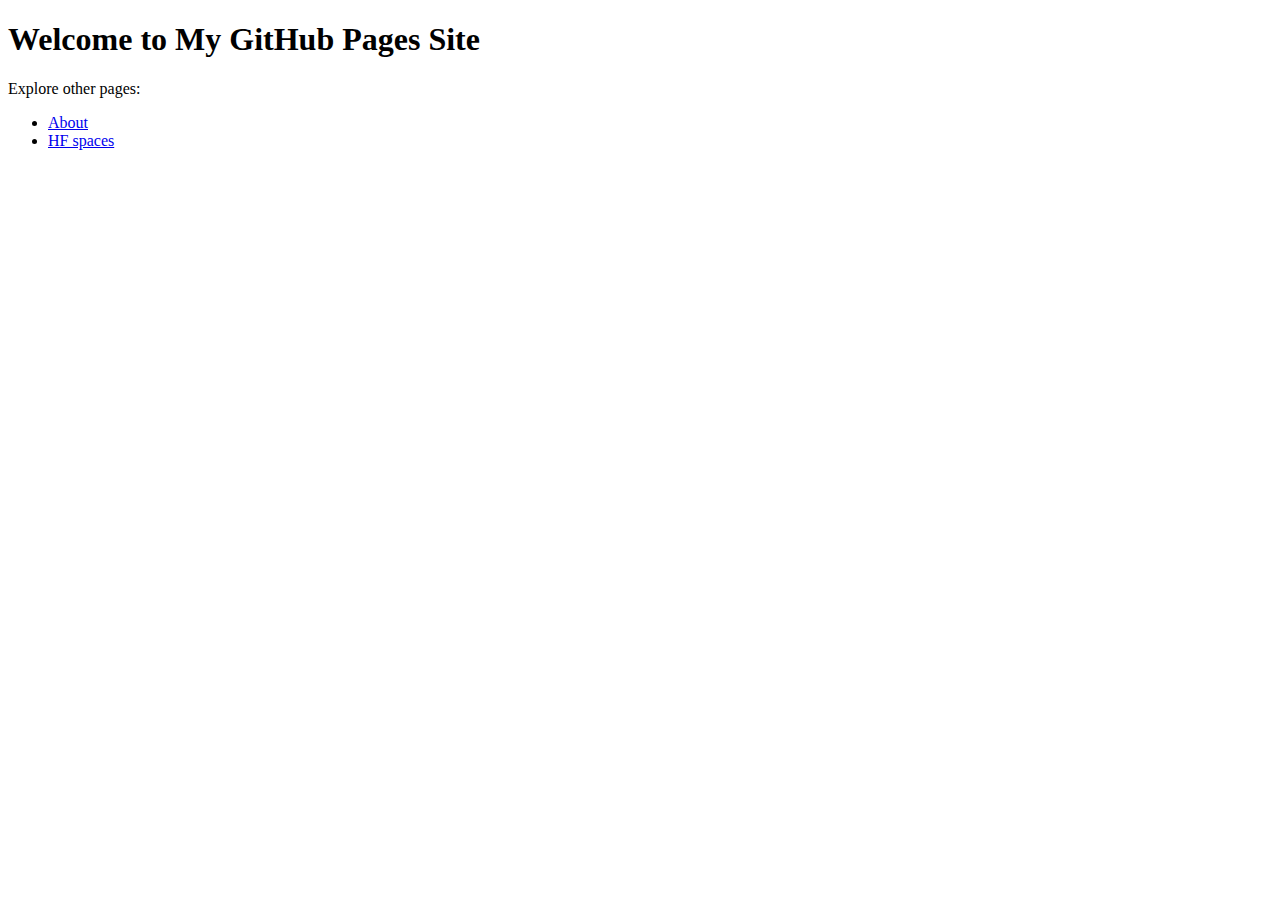
<file: index.html>
<!DOCTYPE html>
<html lang="en">
<head>
    <meta charset="UTF-8">
    <meta name="viewport" content="width=device-width, initial-scale=1.0">
    <title>My GitHub Pages Site</title>
</head>
<body>
    <h1>Welcome to My GitHub Pages Site</h1>
    
    <p>Explore other pages:</p>
    <ul>
        <li><a href="pages/about.html">About</a></li>
	<li><a href="hugging-face-space/space.html">HF spaces</a></li>
    </ul>
</body>
</html>
</file>
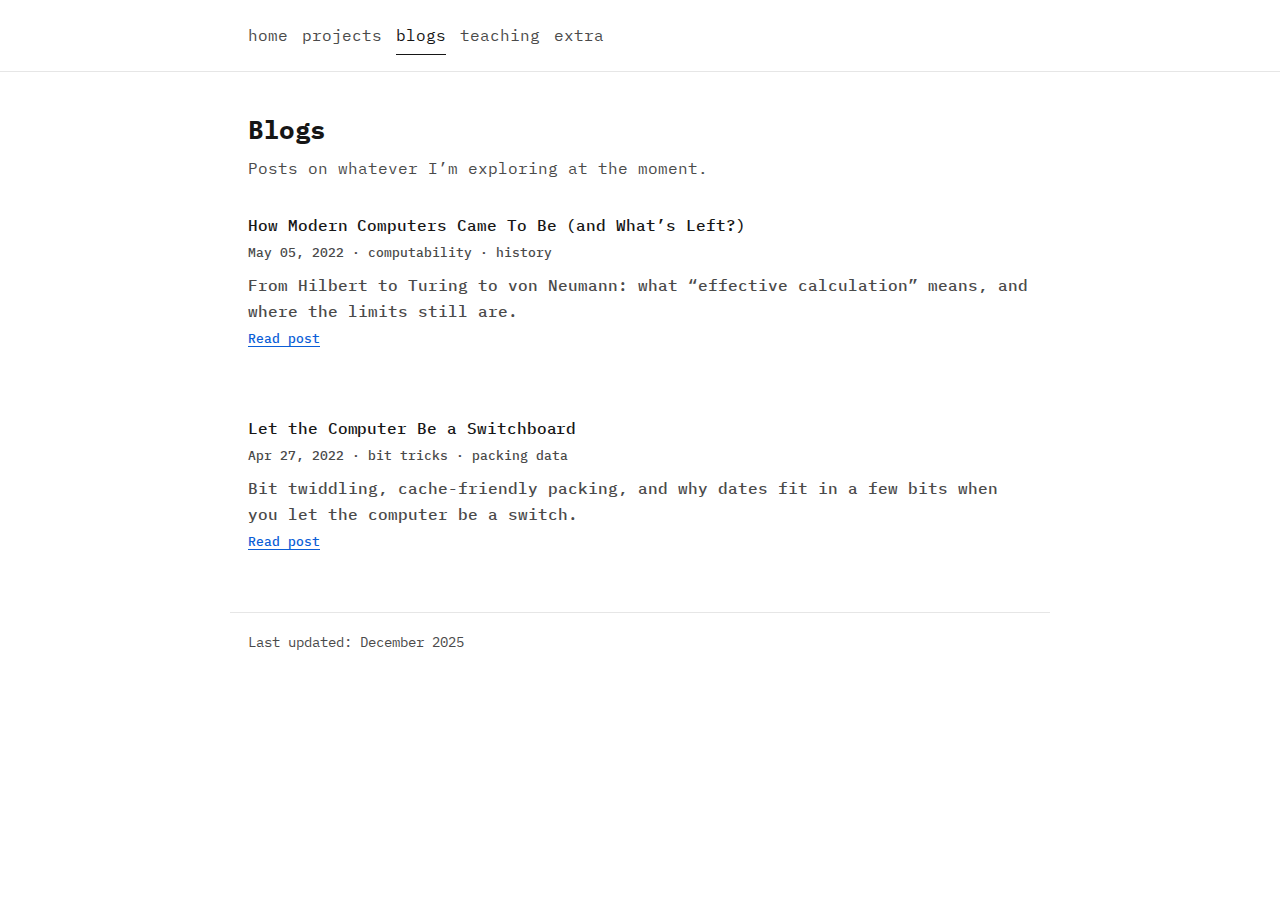
<file: blogs/index.html>
<!DOCTYPE html>
<html lang="en">
<head>
    <meta charset="UTF-8">
    <meta name="viewport" content="width=device-width, initial-scale=1.0">
    <title>Blogs - Manoj Khatri</title>
    <link rel="stylesheet" href="/assets/css/style.css">
</head>
<body>
    <div id="site-header"></div>

    <main>
        <h1 class="page-title">Blogs</h1>
        <p class="page-intro">Posts on whatever I’m exploring at the moment.</p>

        <div class="list">
            <div class="list-item">
                <h3>How Modern Computers Came To Be (and What’s Left?)</h3>
                <div class="meta">May 05, 2022 · computability · history</div>
                <p>From Hilbert to Turing to von Neumann: what “effective calculation” means, and where the limits still are.</p>
                <div><a class="link" href="/blogs/modern-computers-and-whats-left.html">Read post</a></div>
            </div>
            <div class="list-item">
                <h3>Let the Computer Be a Switchboard</h3>
                <div class="meta">Apr 27, 2022 · bit tricks · packing data</div>
                <p>Bit twiddling, cache-friendly packing, and why dates fit in a few bits when you let the computer be a switch.</p>
                <div><a class="link" href="/blogs/switchboard-bit-packing.html">Read post</a></div>
            </div>
        </div>
    </main>

    <div id="site-footer"></div>
    <script src="/assets/js/layout.js"></script>
</body>
</html>
</file>
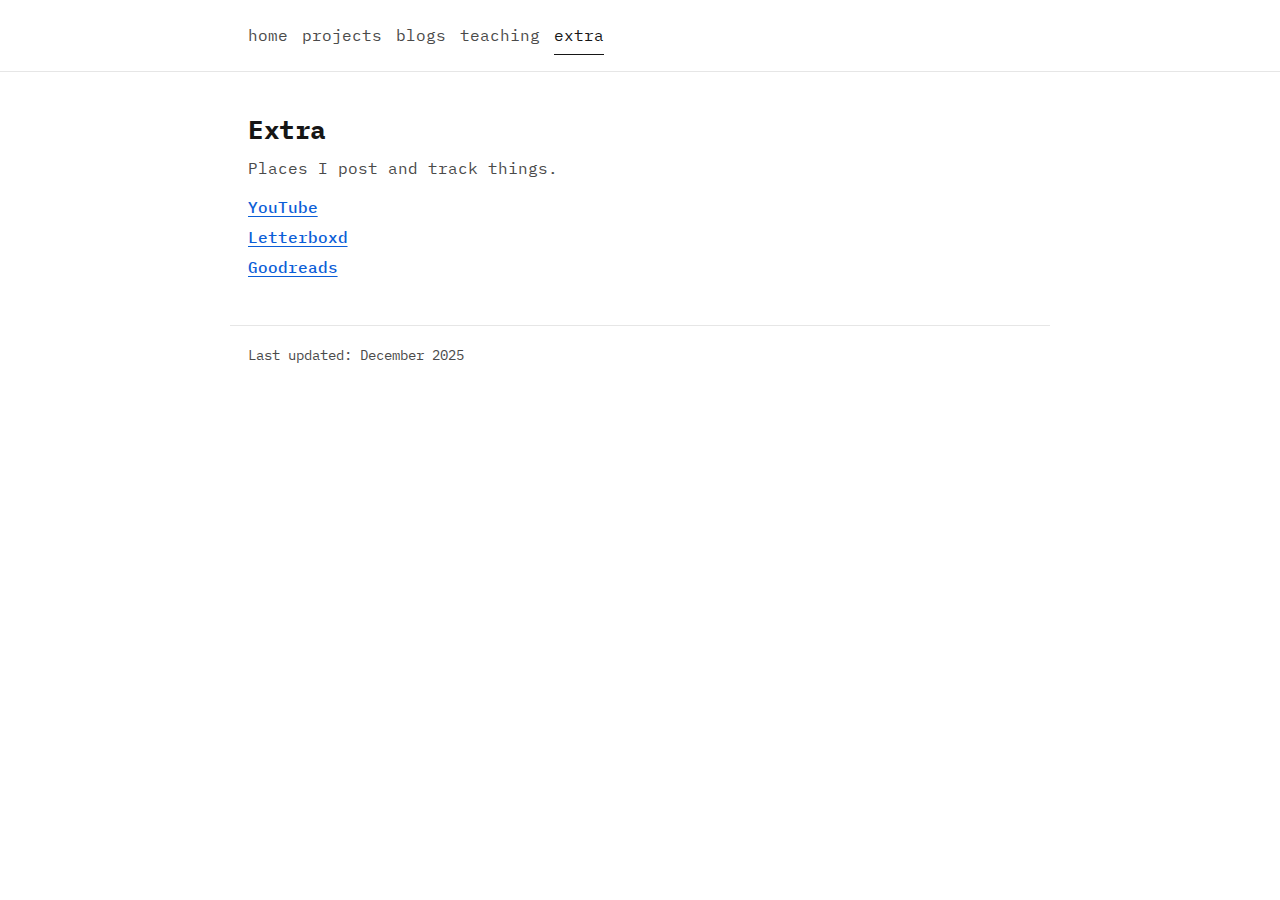
<file: extra/index.html>
<!DOCTYPE html>
<html lang="en">
<head>
    <meta charset="UTF-8">
    <meta name="viewport" content="width=device-width, initial-scale=1.0">
    <title>Extra - Manoj Khatri</title>
    <link rel="stylesheet" href="/assets/css/style.css">
</head>
<body>
    <div id="site-header"></div>

    <main>
        <h1 class="page-title">Extra</h1>
        <p class="page-intro">Places I post and track things.</p>

        <div class="list dense-list">
            <div class="list-item">
                <h3><a class="link" href="https://www.youtube.com/@manojkhatri6537/videos" target="_blank" rel="noopener">YouTube</a></h3>
            </div>
            <div class="list-item">
                <h3><a class="link" href="https://letterboxd.com/mnjkhtri" target="_blank" rel="noopener">Letterboxd</a></h3>
            </div>
            <div class="list-item">
                <h3><a class="link" href="https://www.goodreads.com/mnjkhtri" target="_blank" rel="noopener">Goodreads</a></h3>
            </div>
        </div>
    </main>

    <div id="site-footer"></div>
    <script src="/assets/js/layout.js"></script>
</body>
</html>
</file>
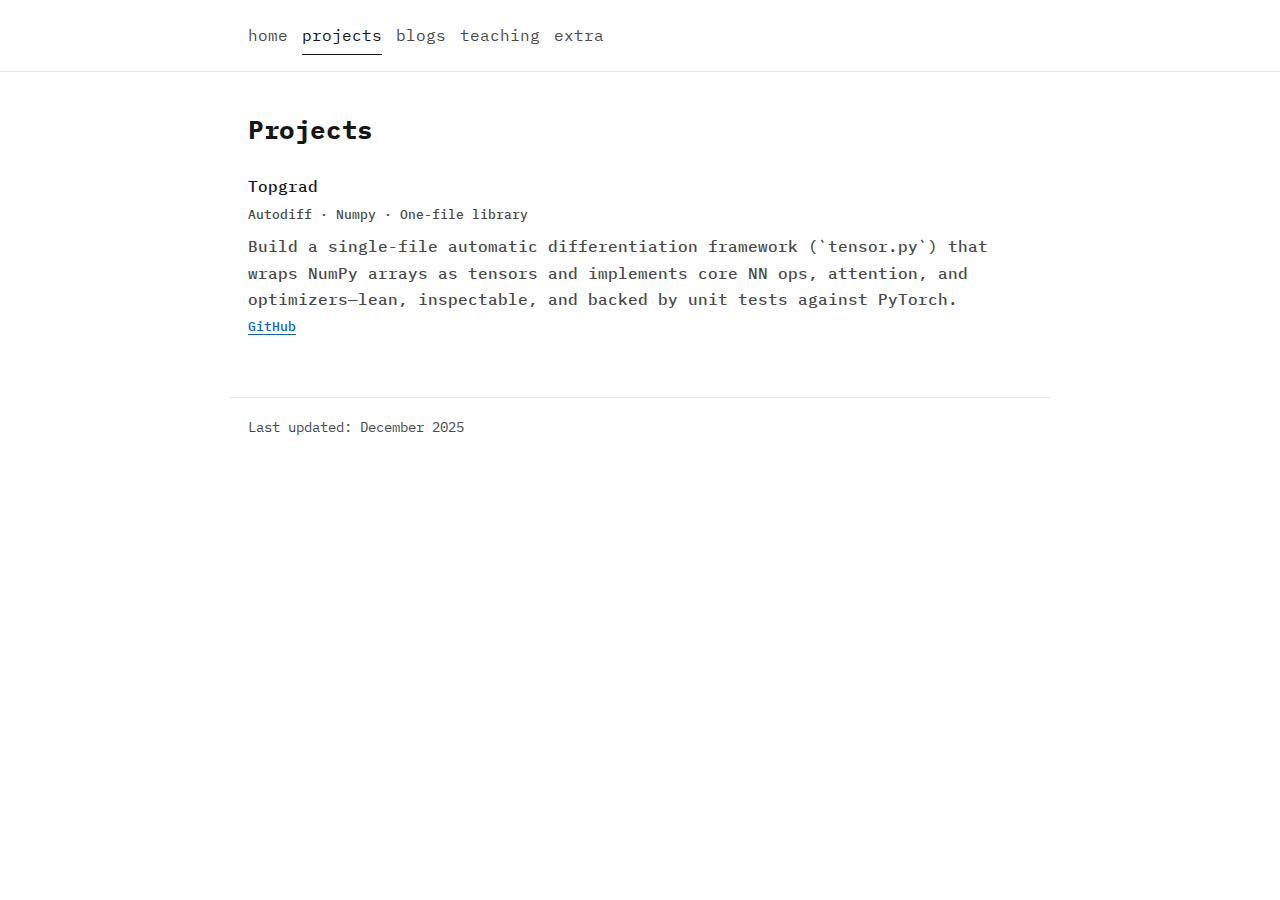
<file: projects/index.html>
<!DOCTYPE html>
<html lang="en">
<head>
    <meta charset="UTF-8">
    <meta name="viewport" content="width=device-width, initial-scale=1.0">
    <title>Projects - Manoj Khatri</title>
    <link rel="stylesheet" href="/assets/css/style.css">
</head>
<body>
    <div id="site-header"></div>

    <main>
        <h1 class="page-title">Projects</h1>
        <div class="list">
            <div class="list-item">
                <h3>Topgrad</h3>
                <div class="meta">Autodiff · Numpy · One-file library</div>
                <p>Build a single-file automatic differentiation framework (`tensor.py`) that wraps NumPy arrays as tensors and implements core NN ops, attention, and optimizers—lean, inspectable, and backed by unit tests against PyTorch.</p>
                <div><a class="link" href="https://github.com/mnjkhtri/topgrad" target="_blank" rel="noopener">GitHub</a></div>
            </div>
        </div>
    </main>

    <div id="site-footer"></div>
    <script src="/assets/js/layout.js"></script>
</body>
</html>
</file>
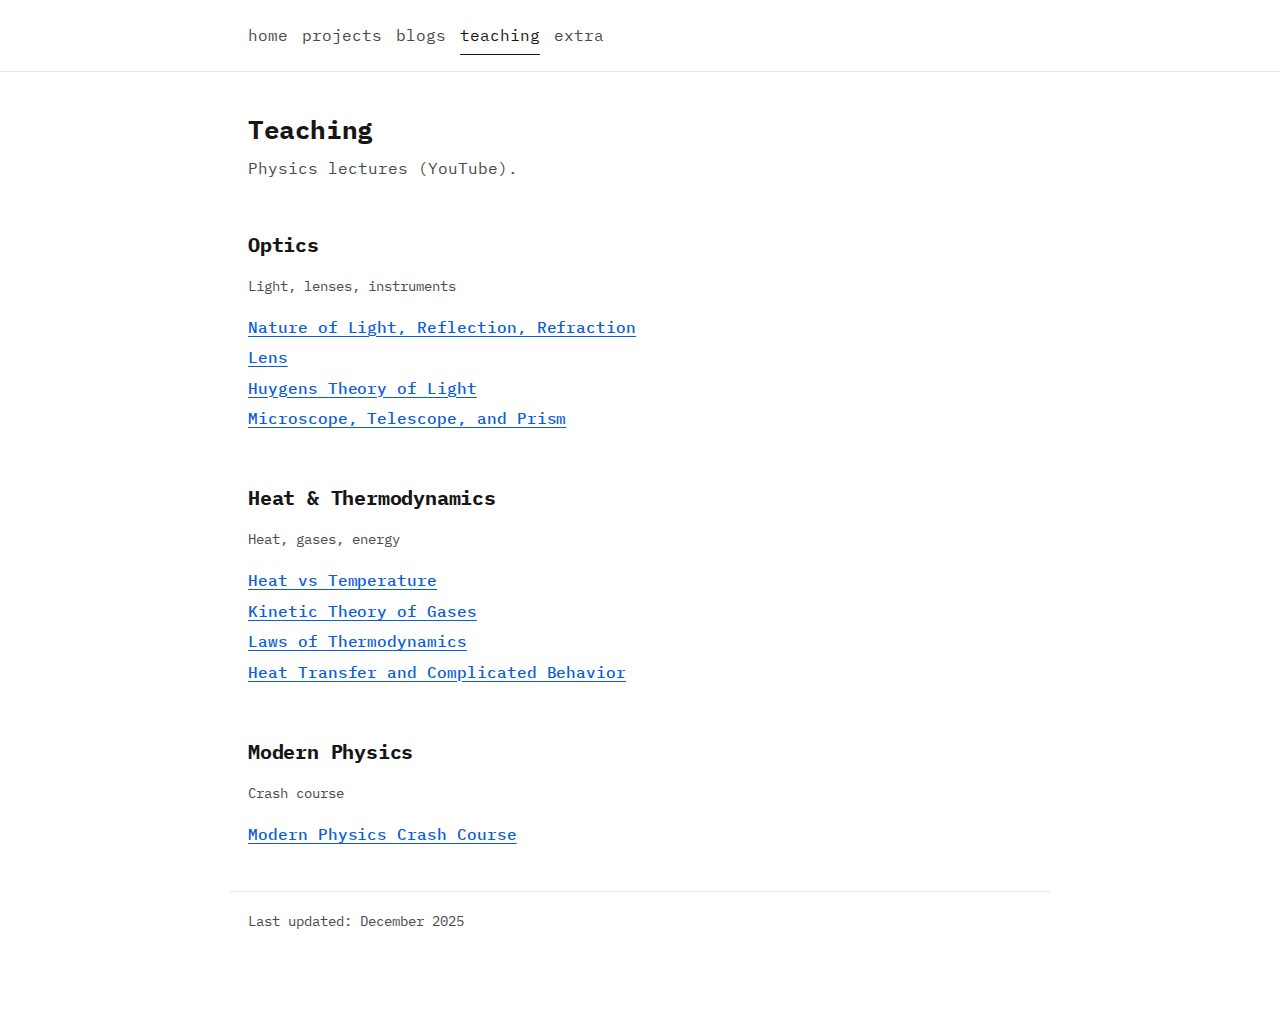
<file: teaching/index.html>
<!DOCTYPE html>
<html lang="en">
<head>
    <meta charset="UTF-8">
    <meta name="viewport" content="width=device-width, initial-scale=1.0">
    <title>Teaching - Manoj Khatri</title>
    <link rel="stylesheet" href="/assets/css/style.css">
</head>
<body>
    <div id="site-header"></div>

    <main>
        <h1 class="page-title">Teaching</h1>
        <p class="page-intro">Physics lectures (YouTube).</p>

        <div class="section-heading">
            <h2>Optics</h2>
            <span>Light, lenses, instruments</span>
        </div>
        <div class="list dense-list">
            <div class="list-item">
                <h3><a class="link" href="https://youtu.be/mzr6cSSmI2c?si=n8LGk-IRYvlNCKhn" target="_blank" rel="noopener">Nature of Light, Reflection, Refraction</a></h3>
            </div>
            <div class="list-item">
                <h3><a class="link" href="https://youtu.be/iqpx6egRzHQ?si=GVM8B4gdmuYcB38V" target="_blank" rel="noopener">Lens</a></h3>
            </div>
            <div class="list-item">
                <h3><a class="link" href="https://youtu.be/kmV4pVzYDAY?si=TwpfckOmRUlaixbG" target="_blank" rel="noopener">Huygens Theory of Light</a></h3>
            </div>
            <div class="list-item">
                <h3><a class="link" href="https://youtu.be/EbVZ9qKUOLI?si=6d2Rd-Uabrr3fXqz" target="_blank" rel="noopener">Microscope, Telescope, and Prism</a></h3>
            </div>
        </div>

        <div class="section-heading">
            <h2>Heat &amp; Thermodynamics</h2>
            <span>Heat, gases, energy</span>
        </div>
        <div class="list dense-list">
            <div class="list-item">
                <h3><a class="link" href="https://youtu.be/yDmIONjWhx0?si=RNfl61uUn8w6tbPb" target="_blank" rel="noopener">Heat vs Temperature</a></h3>
            </div>
            <div class="list-item">
                <h3><a class="link" href="https://youtu.be/uI5ivAyBJ-g?si=9-xA-rGPe5bS95gi" target="_blank" rel="noopener">Kinetic Theory of Gases</a></h3>
            </div>
            <div class="list-item">
                <h3><a class="link" href="https://youtu.be/frb79wWaXxk?si=JGLMBVjIKjagZguO" target="_blank" rel="noopener">Laws of Thermodynamics</a></h3>
            </div>
            <div class="list-item">
                <h3><a class="link" href="https://youtu.be/FUWVIVTrwGI?si=I_q9Cs0fmbQ7HzC3" target="_blank" rel="noopener">Heat Transfer and Complicated Behavior</a></h3>
            </div>
        </div>

        <div class="section-heading">
            <h2>Modern Physics</h2>
            <span>Crash course</span>
        </div>
        <div class="list dense-list">
            <div class="list-item">
                <h3><a class="link" href="https://youtu.be/_5qPewC08Vw?si=mXwiSsLlxIrdBuKK" target="_blank" rel="noopener">Modern Physics Crash Course</a></h3>
            </div>
        </div>
    </main>

    <div id="site-footer"></div>
    <script src="/assets/js/layout.js"></script>
</body>
</html>
</file>
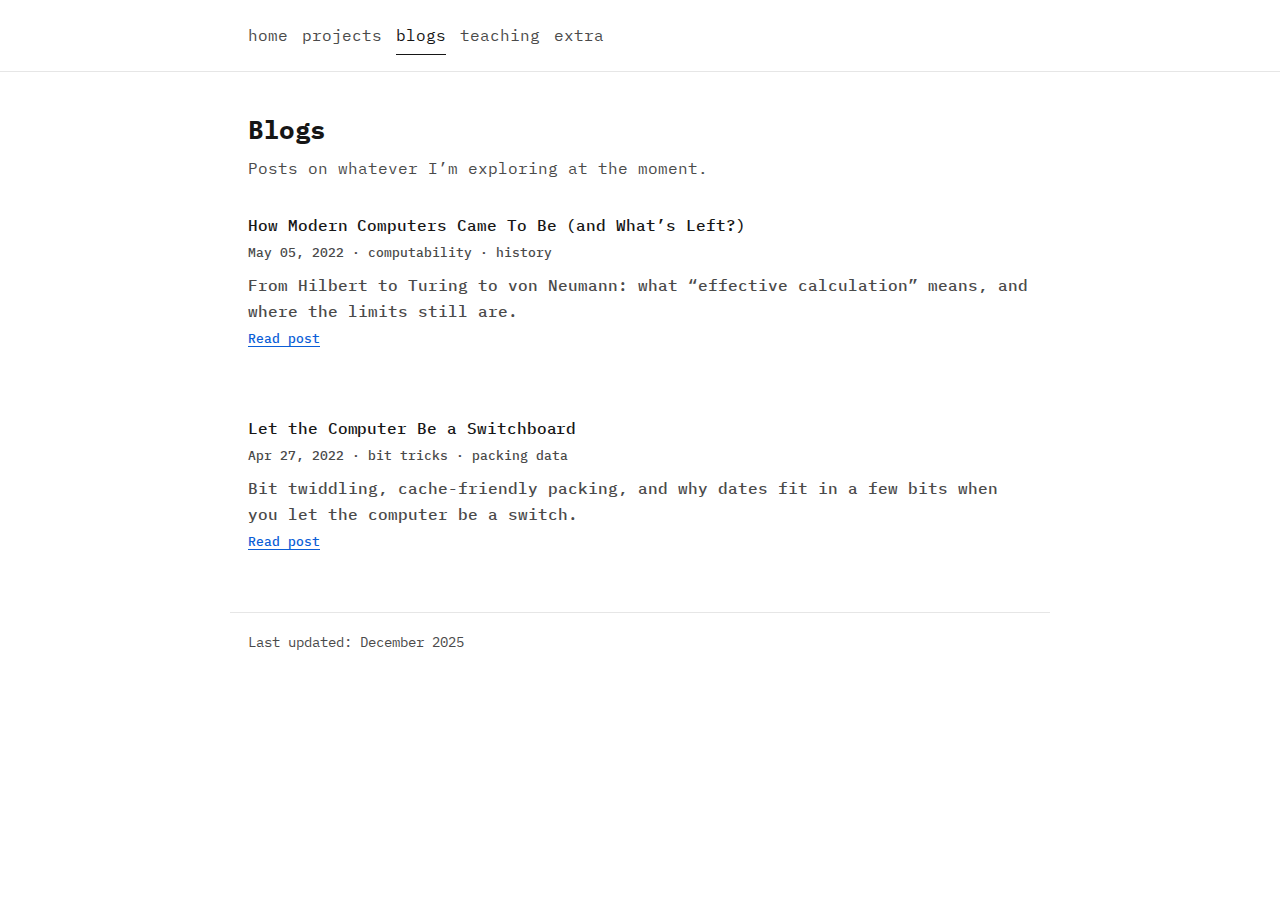
<file: blogs.html>
<!DOCTYPE html>
<html lang="en">
<head>
    <meta charset="UTF-8">
    <meta name="viewport" content="width=device-width, initial-scale=1.0">
    <title>Blogs - Manoj Khatri</title>
    <link rel="stylesheet" href="/style.css">
</head>
<body>
    <main>
        <h1>Redirecting…</h1>
        <p><a href="/blogs/">Go to blogs</a></p>
    </main>
    <script>window.location.replace('/blogs/');</script>
</body>
</html>
</file>
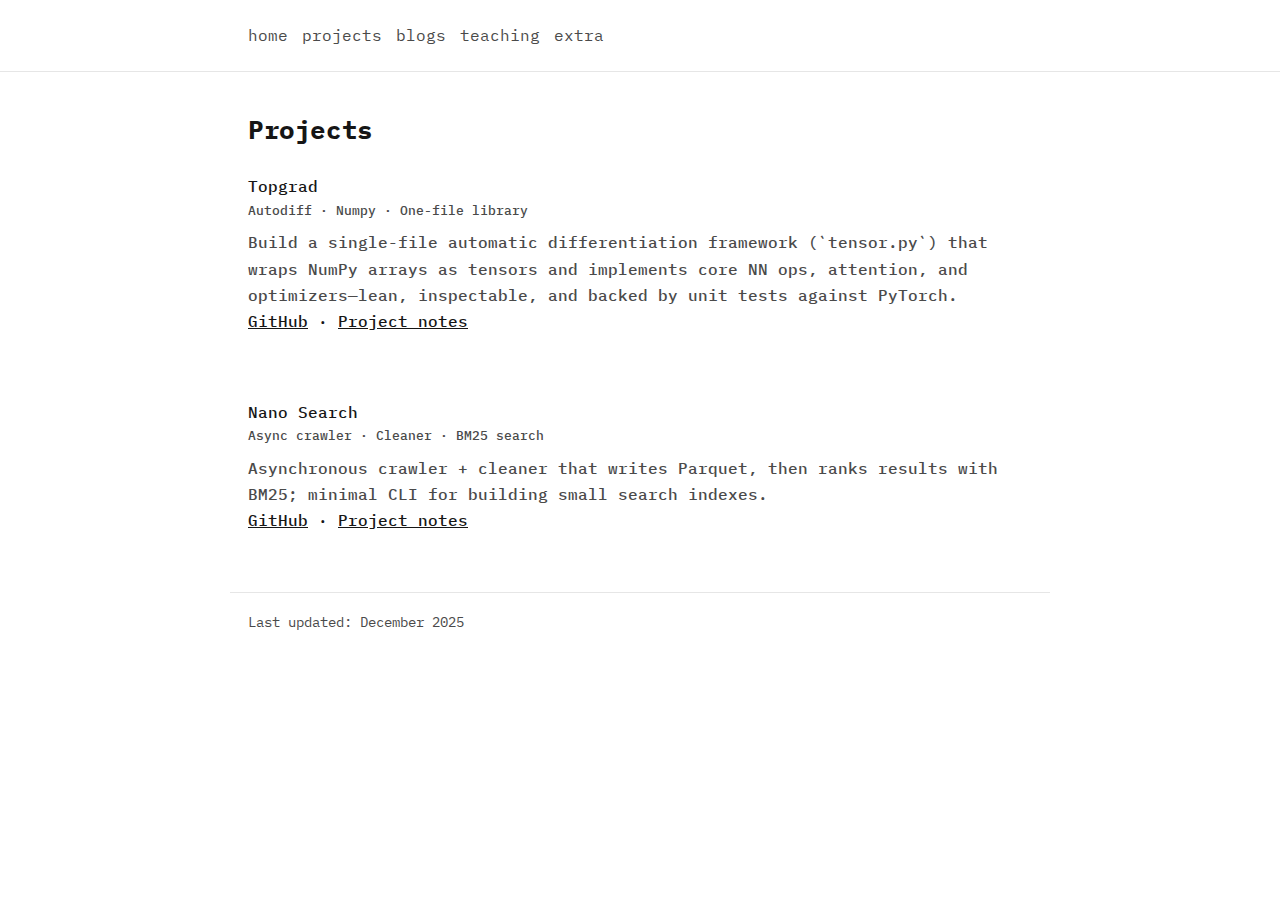
<file: projects.html>
<!DOCTYPE html>
<html lang="en">
<head>
    <meta charset="UTF-8">
    <meta name="viewport" content="width=device-width, initial-scale=1.0">
    <title>Projects - Manoj Khatri</title>
    <link rel="stylesheet" href="/style.css">
</head>
<body>
    <div id="site-header"></div>

    <main>
        <h1 class="page-title">Projects</h1>
        <div class="list">
            <div class="list-item">
                <h3>Topgrad</h3>
                <div class="meta">Autodiff · Numpy · One-file library</div>
                <p>Build a single-file automatic differentiation framework (`tensor.py`) that wraps NumPy arrays as tensors and implements core NN ops, attention, and optimizers—lean, inspectable, and backed by unit tests against PyTorch.</p>
                <div><a class="link" href="https://github.com/mnjkhtri/topgrad" target="_blank" rel="noopener">GitHub</a> · <a class="link" href="/projects/topgrad-notes.html">Project notes</a></div>
            </div>
            <div class="list-item">
                <h3>Nano Search</h3>
                <div class="meta">Async crawler · Cleaner · BM25 search</div>
                <p>Asynchronous crawler + cleaner that writes Parquet, then ranks results with BM25; minimal CLI for building small search indexes.</p>
                <div><a class="link" href="https://github.com/mnjkhtri/nano-search" target="_blank" rel="noopener">GitHub</a> · <a class="link" href="/projects/nano-search-notes.html">Project notes</a></div>
            </div>
        </div>
    </main>

    <div id="site-footer"></div>
    <script src="/layout.js"></script>
</body>
</html>
</file>
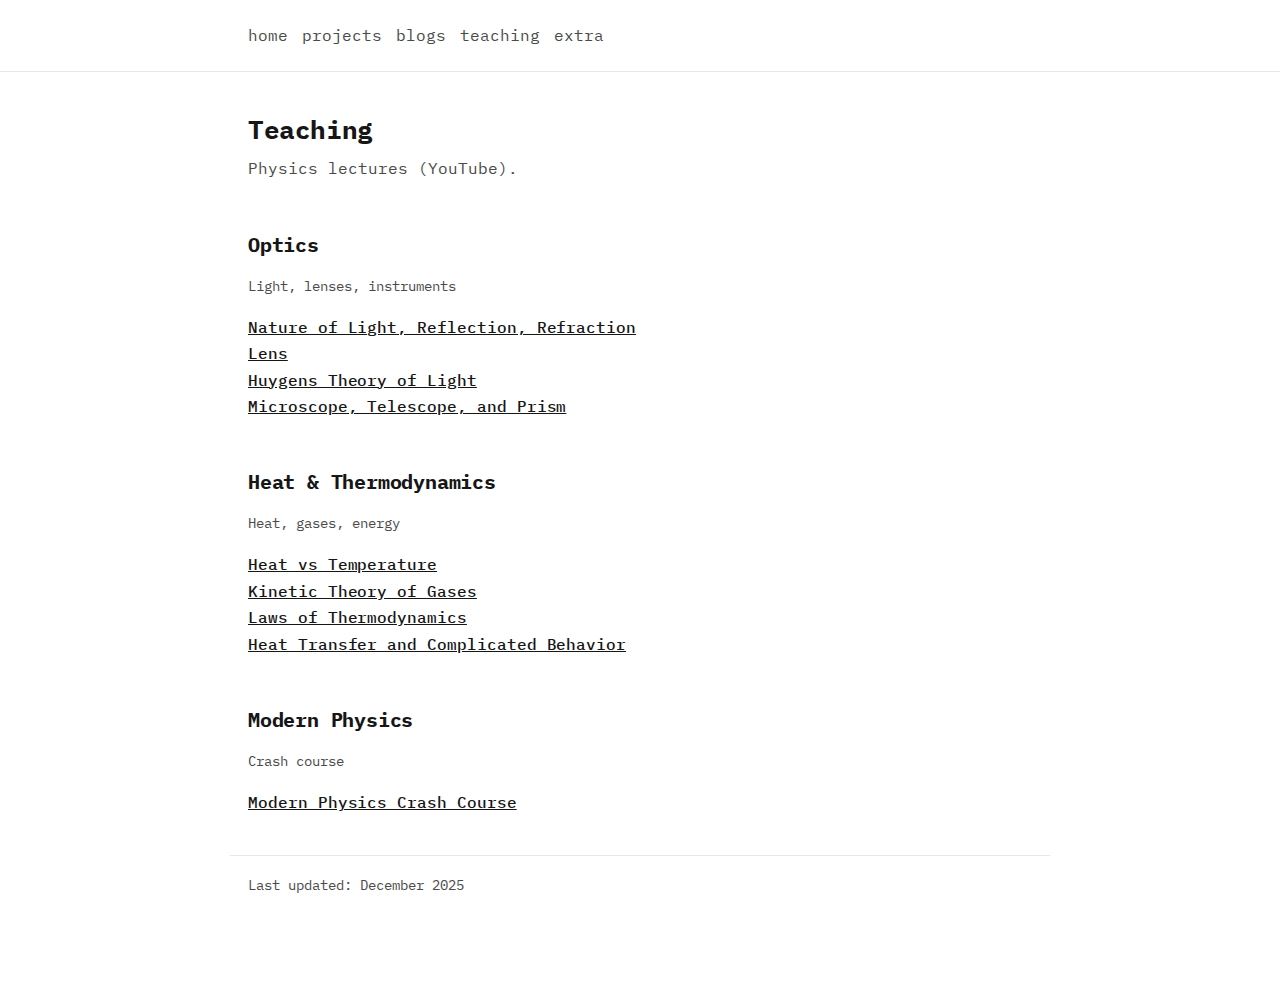
<file: teaching.html>
<!DOCTYPE html>
<html lang="en">
<head>
    <meta charset="UTF-8">
    <meta name="viewport" content="width=device-width, initial-scale=1.0">
    <title>Teaching - Manoj Khatri</title>
    <link rel="stylesheet" href="/style.css">
</head>
<body>
    <div id="site-header"></div>

    <main>
        <h1 class="page-title">Teaching</h1>
        <p class="page-intro">Physics lectures (YouTube).</p>

        <div class="section-heading">
            <h2>Optics</h2>
            <span>Light, lenses, instruments</span>
        </div>
        <div class="list dense-list">
            <div class="list-item">
                <h3><a class="link" href="https://youtu.be/mzr6cSSmI2c?si=n8LGk-IRYvlNCKhn" target="_blank" rel="noopener">Nature of Light, Reflection, Refraction</a></h3>
            </div>
            <div class="list-item">
                <h3><a class="link" href="https://youtu.be/iqpx6egRzHQ?si=GVM8B4gdmuYcB38V" target="_blank" rel="noopener">Lens</a></h3>
            </div>
            <div class="list-item">
                <h3><a class="link" href="https://youtu.be/kmV4pVzYDAY?si=TwpfckOmRUlaixbG" target="_blank" rel="noopener">Huygens Theory of Light</a></h3>
            </div>
            <div class="list-item">
                <h3><a class="link" href="https://youtu.be/EbVZ9qKUOLI?si=6d2Rd-Uabrr3fXqz" target="_blank" rel="noopener">Microscope, Telescope, and Prism</a></h3>
            </div>
        </div>

        <div class="section-heading">
            <h2>Heat &amp; Thermodynamics</h2>
            <span>Heat, gases, energy</span>
        </div>
        <div class="list dense-list">
            <div class="list-item">
                <h3><a class="link" href="https://youtu.be/yDmIONjWhx0?si=RNfl61uUn8w6tbPb" target="_blank" rel="noopener">Heat vs Temperature</a></h3>
            </div>
            <div class="list-item">
                <h3><a class="link" href="https://youtu.be/uI5ivAyBJ-g?si=9-xA-rGPe5bS95gi" target="_blank" rel="noopener">Kinetic Theory of Gases</a></h3>
            </div>
            <div class="list-item">
                <h3><a class="link" href="https://youtu.be/frb79wWaXxk?si=JGLMBVjIKjagZguO" target="_blank" rel="noopener">Laws of Thermodynamics</a></h3>
            </div>
            <div class="list-item">
                <h3><a class="link" href="https://youtu.be/FUWVIVTrwGI?si=I_q9Cs0fmbQ7HzC3" target="_blank" rel="noopener">Heat Transfer and Complicated Behavior</a></h3>
            </div>
        </div>

        <div class="section-heading">
            <h2>Modern Physics</h2>
            <span>Crash course</span>
        </div>
        <div class="list dense-list">
            <div class="list-item">
                <h3><a class="link" href="https://youtu.be/_5qPewC08Vw?si=mXwiSsLlxIrdBuKK" target="_blank" rel="noopener">Modern Physics Crash Course</a></h3>
            </div>
        </div>
    </main>

    <div id="site-footer"></div>
    <script src="/layout.js"></script>
</body>
</html>
</file>
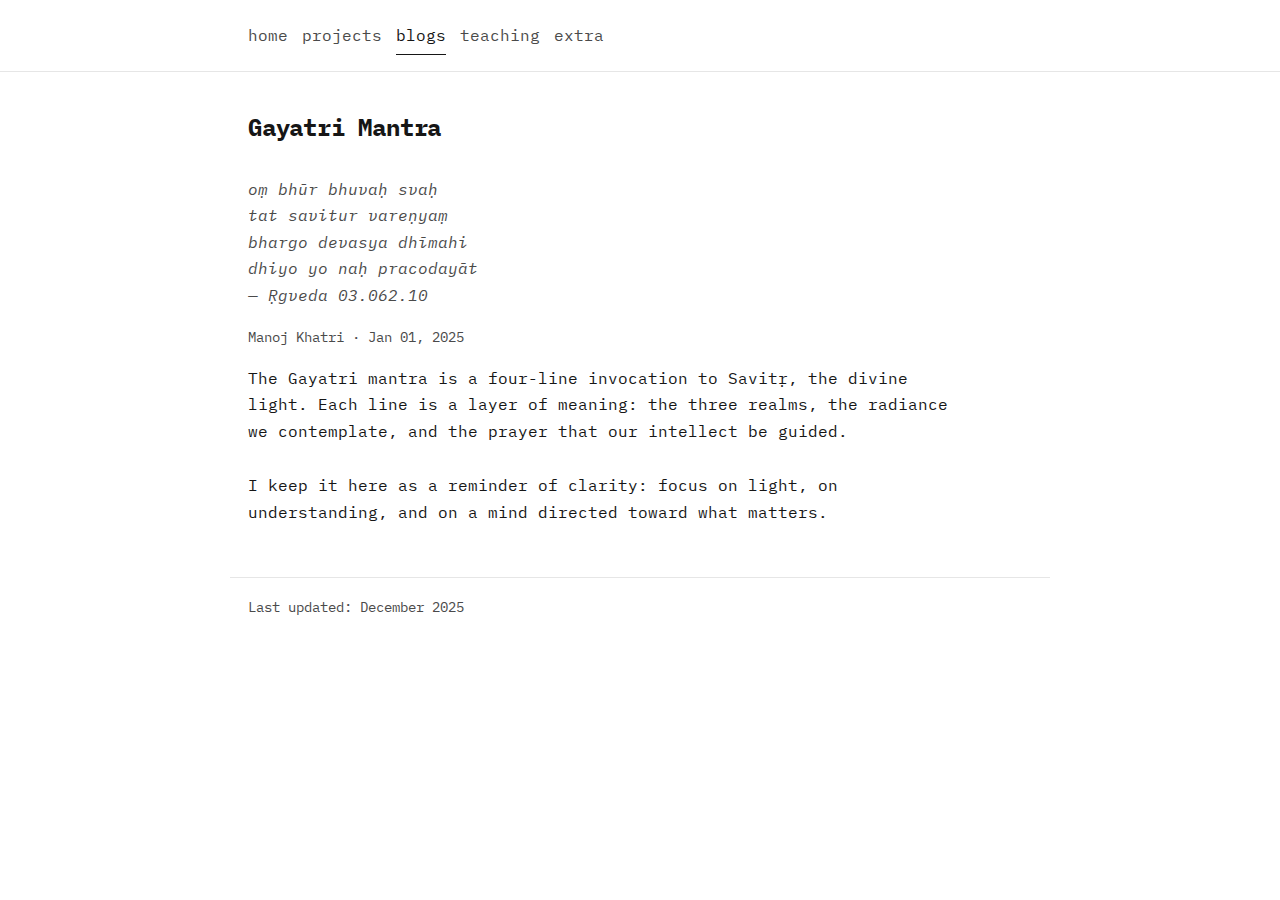
<file: blogs/gayatri-mantra.html>
<!DOCTYPE html>
<html lang="en">
<head>
  <meta charset="UTF-8">
  <meta name="viewport" content="width=device-width, initial-scale=1.0">
  <title>Gayatri Mantra - Manoj Khatri</title>
  <link rel="stylesheet" href="/style.css">
</head>
<body>
  <div id="site-header"></div>

  <main>
    <article class="post">
      <h1 class="post-title">Gayatri Mantra</h1>
      <div class="post-quote">
        oṃ bhūr bhuvaḥ svaḥ<br>
        tat savitur vareṇyaṃ<br>
        bhargo devasya dhīmahi<br>
        dhiyo yo naḥ pracodayāt<br>
        — Ṛgveda 03.062.10
      </div>
      <div class="post-meta">Manoj Khatri · Jan 01, 2025</div>

      <p>
        The Gayatri mantra is a four-line invocation to Savitṛ, the divine light. Each line is a layer of meaning:
        the three realms, the radiance we contemplate, and the prayer that our intellect be guided.
      </p>
      <p>
        I keep it here as a reminder of clarity: focus on light, on understanding, and on a mind directed toward what matters.
      </p>
    </article>
  </main>

  <div id="site-footer"></div>
  <script src="/layout.js"></script>
</body>
</html>
</file>
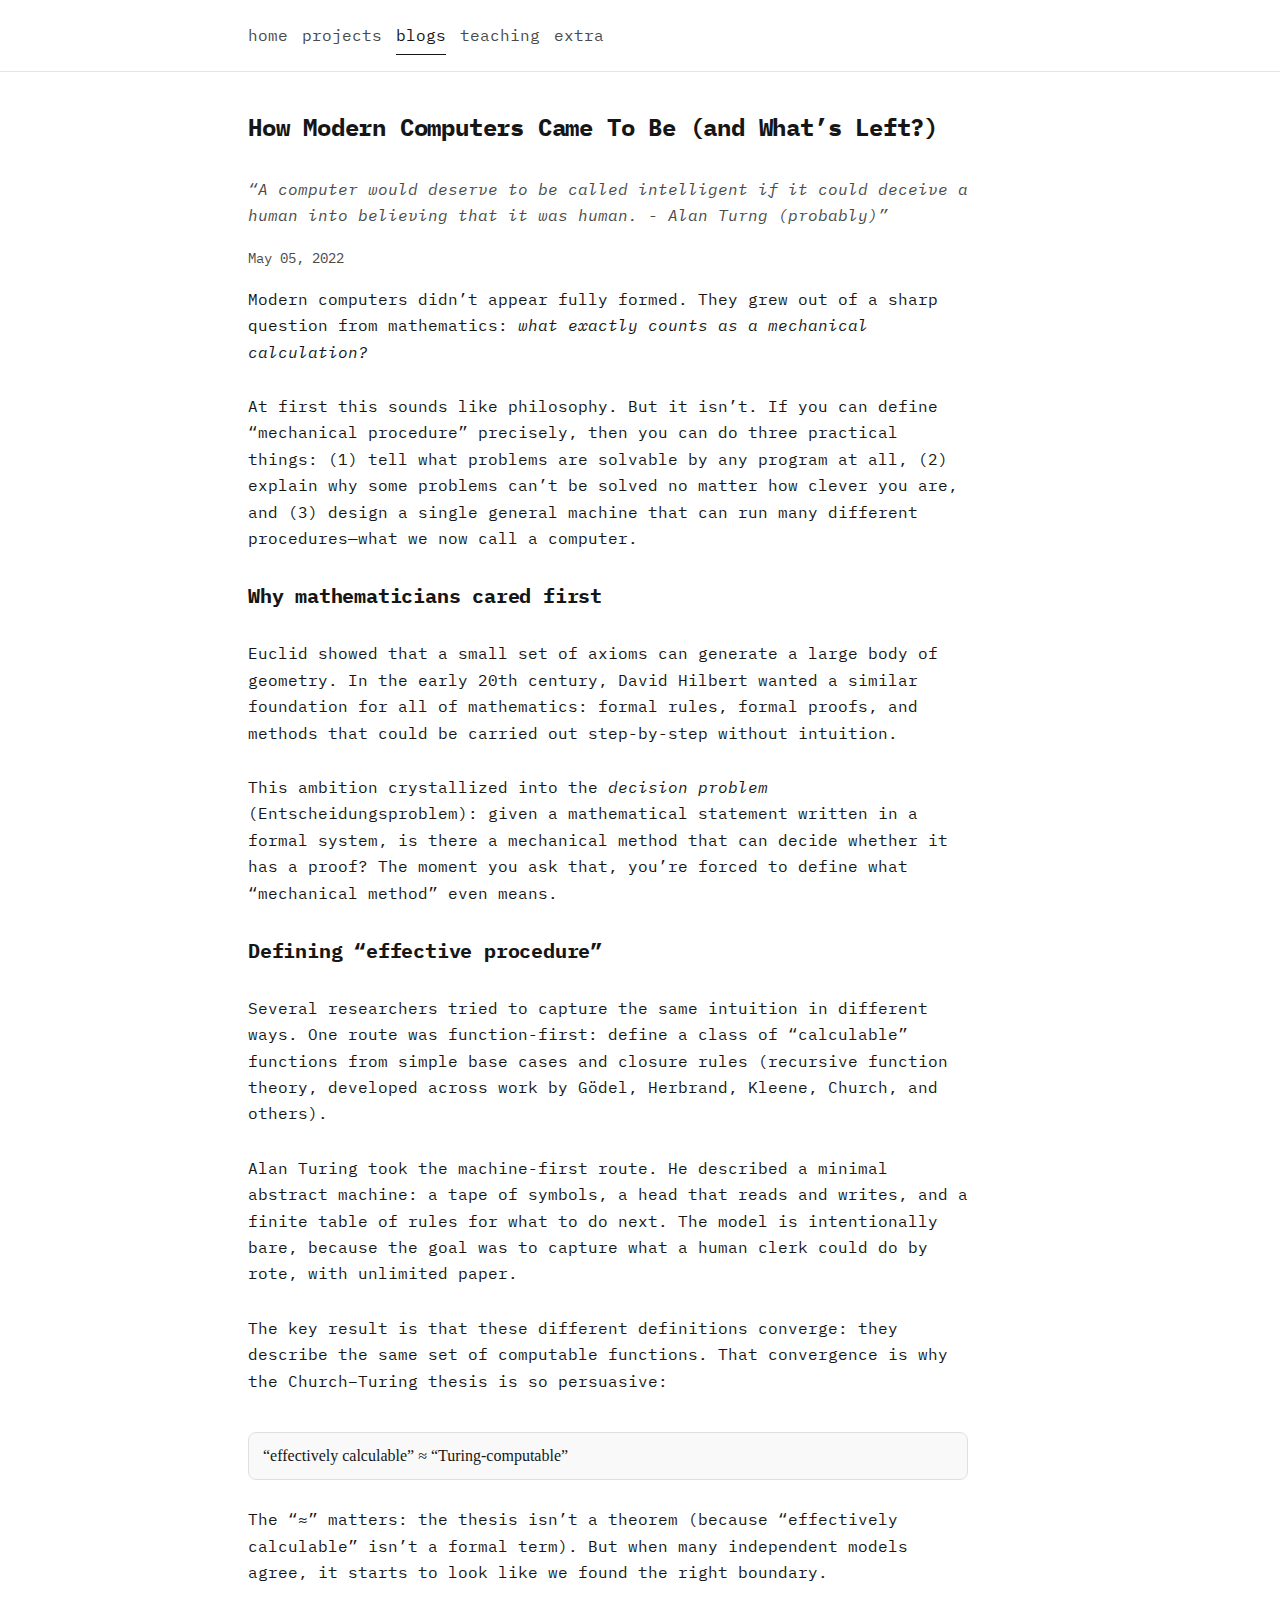
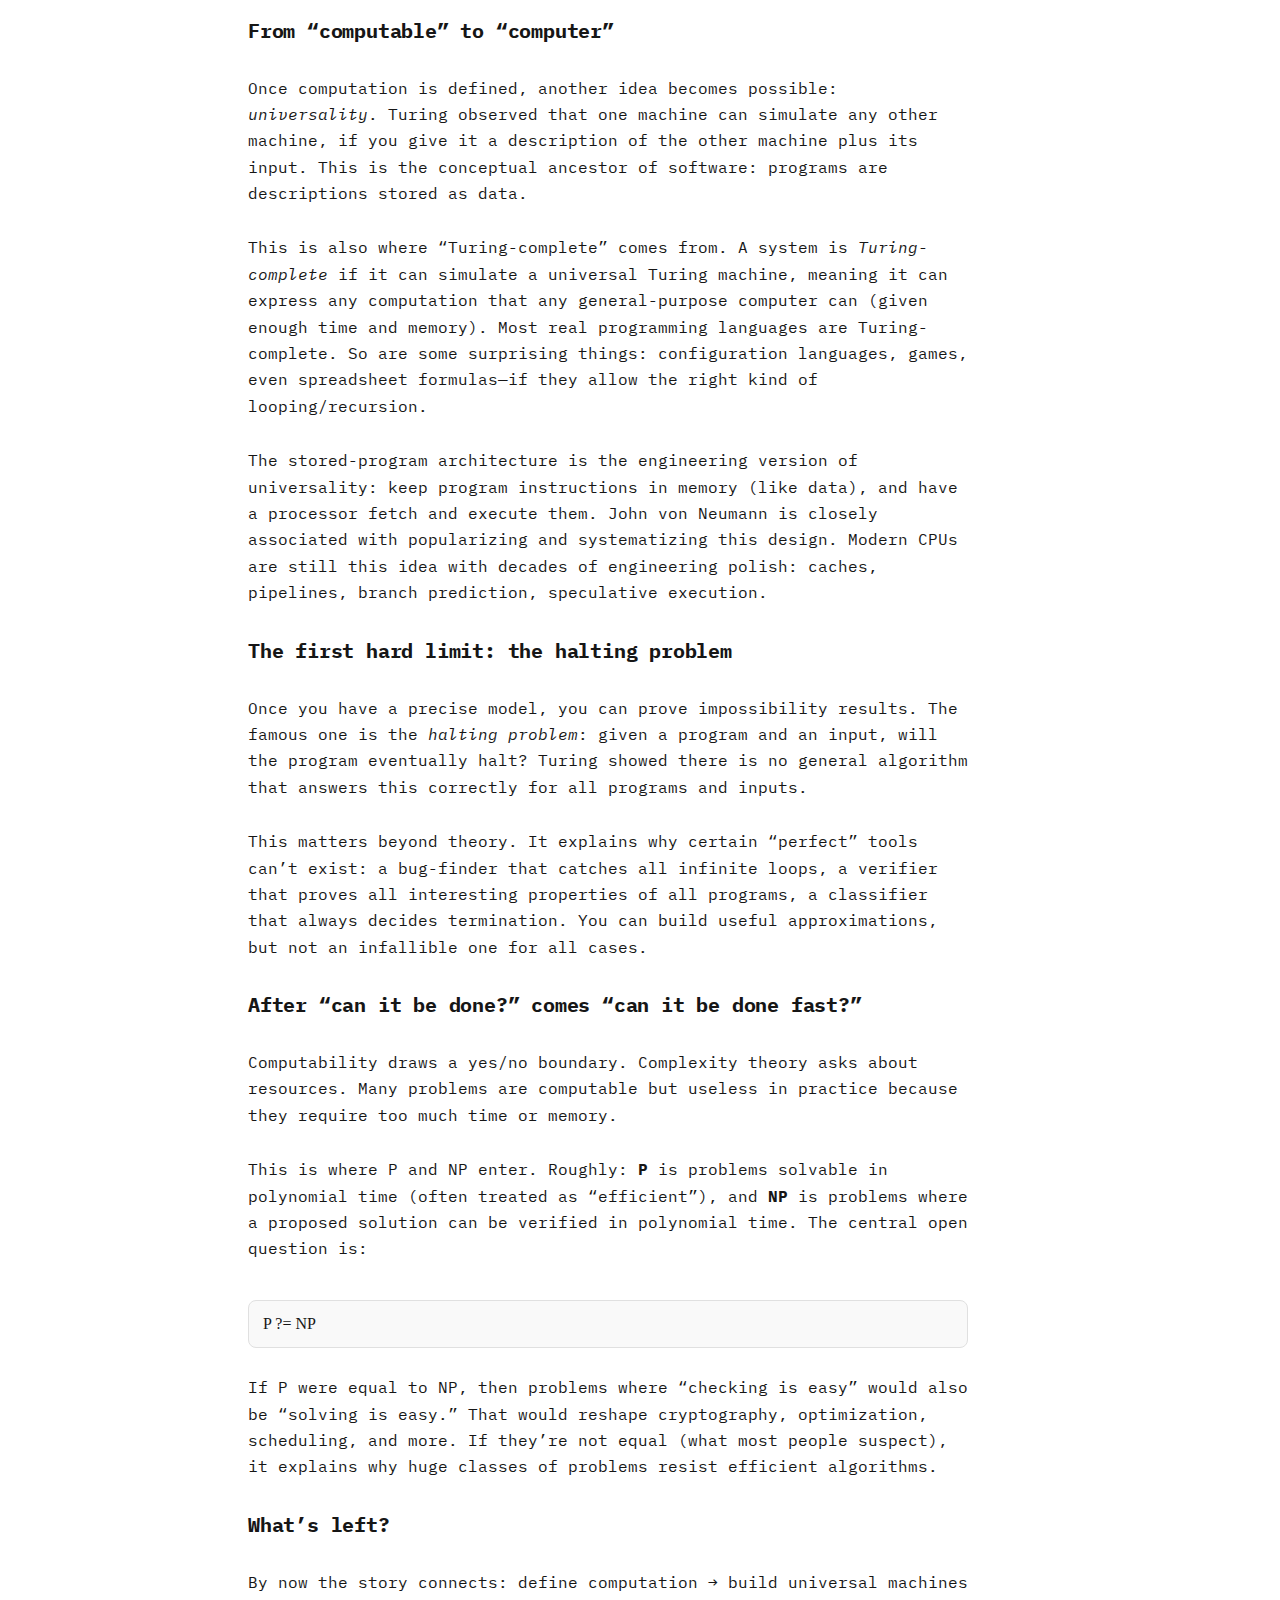
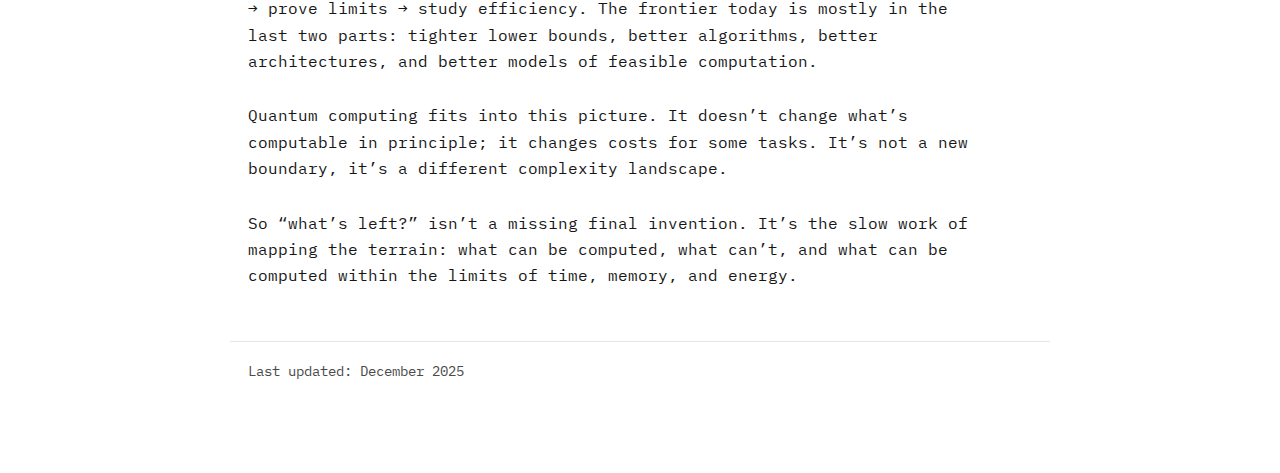
<file: blogs/modern-computers-and-whats-left.html>
<!DOCTYPE html>
<html lang="en">
<head>
  <meta charset="UTF-8">
  <meta name="viewport" content="width=device-width, initial-scale=1.0">
  <title>How Modern Computers Came To Be (and What’s Left?) - Manoj Khatri</title>
  <link rel="stylesheet" href="/assets/css/style.css">
</head>
<body>
  <div id="site-header"></div>

  <main>
    <article class="post">
      <h1 class="post-title">How Modern Computers Came To Be (and What’s Left?)</h1>
      <div class="post-quote">“A computer would deserve to be called intelligent if it could deceive a human into believing that it was human. - Alan Turng (probably)”</div>
      <div class="post-meta">May 05, 2022</div>

      <p>
        Modern computers didn’t appear fully formed. They grew out of a sharp question from mathematics:
        <em>what exactly counts as a mechanical calculation?</em>
      </p>

      <p>
        At first this sounds like philosophy. But it isn’t. If you can define “mechanical procedure” precisely, then you can do three practical things:
        (1) tell what problems are solvable by any program at all,
        (2) explain why some problems can’t be solved no matter how clever you are,
        and (3) design a single general machine that can run many different procedures—what we now call a computer.
      </p>

      <h2>Why mathematicians cared first</h2>
      <p>
        Euclid showed that a small set of axioms can generate a large body of geometry.
        In the early 20th century, David Hilbert wanted a similar foundation for all of mathematics:
        formal rules, formal proofs, and methods that could be carried out step-by-step without intuition.
      </p>

      <p>
        This ambition crystallized into the <em>decision problem</em> (Entscheidungsproblem):
        given a mathematical statement written in a formal system, is there a mechanical method that can decide whether it has a proof?
        The moment you ask that, you’re forced to define what “mechanical method” even means.
      </p>

      <h2>Defining “effective procedure”</h2>
      <p>
        Several researchers tried to capture the same intuition in different ways.
        One route was function-first: define a class of “calculable” functions from simple base cases and closure rules
        (recursive function theory, developed across work by Gödel, Herbrand, Kleene, Church, and others).
      </p>

      <p>
        Alan Turing took the machine-first route. He described a minimal abstract machine:
        a tape of symbols, a head that reads and writes, and a finite table of rules for what to do next.
        The model is intentionally bare, because the goal was to capture what a human clerk could do by rote, with unlimited paper.
      </p>

      <p>
        The key result is that these different definitions converge: they describe the same set of computable functions.
        That convergence is why the Church–Turing thesis is so persuasive:
      </p>

      <div class="math-block">“effectively calculable” ≈ “Turing-computable”</div>

      <p>
        The “≈” matters: the thesis isn’t a theorem (because “effectively calculable” isn’t a formal term).
        But when many independent models agree, it starts to look like we found the right boundary.
      </p>

      <h2>From “computable” to “computer”</h2>
      <p>
        Once computation is defined, another idea becomes possible: <em>universality</em>.
        Turing observed that one machine can simulate any other machine, if you give it a description of the other machine plus its input.
        This is the conceptual ancestor of software: programs are descriptions stored as data.
      </p>

      <p>
        This is also where “Turing-complete” comes from. A system is <em>Turing-complete</em> if it can simulate a universal Turing machine,
        meaning it can express any computation that any general-purpose computer can (given enough time and memory).
        Most real programming languages are Turing-complete. So are some surprising things: configuration languages, games, even spreadsheet formulas—if they allow the right kind of looping/recursion.
      </p>

      <p>
        The stored-program architecture is the engineering version of universality:
        keep program instructions in memory (like data), and have a processor fetch and execute them.
        John von Neumann is closely associated with popularizing and systematizing this design.
        Modern CPUs are still this idea with decades of engineering polish: caches, pipelines, branch prediction, speculative execution.
      </p>

      <h2>The first hard limit: the halting problem</h2>
      <p>
        Once you have a precise model, you can prove impossibility results.
        The famous one is the <em>halting problem</em>:
        given a program and an input, will the program eventually halt?
        Turing showed there is no general algorithm that answers this correctly for all programs and inputs.
      </p>

      <p>
        This matters beyond theory. It explains why certain “perfect” tools can’t exist:
        a bug-finder that catches all infinite loops, a verifier that proves all interesting properties of all programs, a classifier that always decides termination.
        You can build useful approximations, but not an infallible one for all cases.
      </p>

      <h2>After “can it be done?” comes “can it be done fast?”</h2>
      <p>
        Computability draws a yes/no boundary. Complexity theory asks about resources.
        Many problems are computable but useless in practice because they require too much time or memory.
      </p>

      <p>
        This is where P and NP enter. Roughly:
        <strong>P</strong> is problems solvable in polynomial time (often treated as “efficient”),
        and <strong>NP</strong> is problems where a proposed solution can be verified in polynomial time.
        The central open question is:
      </p>

      <div class="math-block">P ?= NP</div>

      <p>
        If P were equal to NP, then problems where “checking is easy” would also be “solving is easy.”
        That would reshape cryptography, optimization, scheduling, and more.
        If they’re not equal (what most people suspect), it explains why huge classes of problems resist efficient algorithms.
      </p>

      <h2>What’s left?</h2>
      <p>
        By now the story connects: define computation → build universal machines → prove limits → study efficiency.
        The frontier today is mostly in the last two parts: tighter lower bounds, better algorithms, better architectures, and better models of feasible computation.
      </p>

      <p>
        Quantum computing fits into this picture. It doesn’t change what’s computable in principle; it changes costs for some tasks.
        It’s not a new boundary, it’s a different complexity landscape.
      </p>

      <p>
        So “what’s left?” isn’t a missing final invention. It’s the slow work of mapping the terrain:
        what can be computed, what can’t, and what can be computed within the limits of time, memory, and energy.
      </p>
    </article>
  </main>

  <div id="site-footer"></div>
  <script src="/assets/js/layout.js"></script>
</body>
</html>
</file>
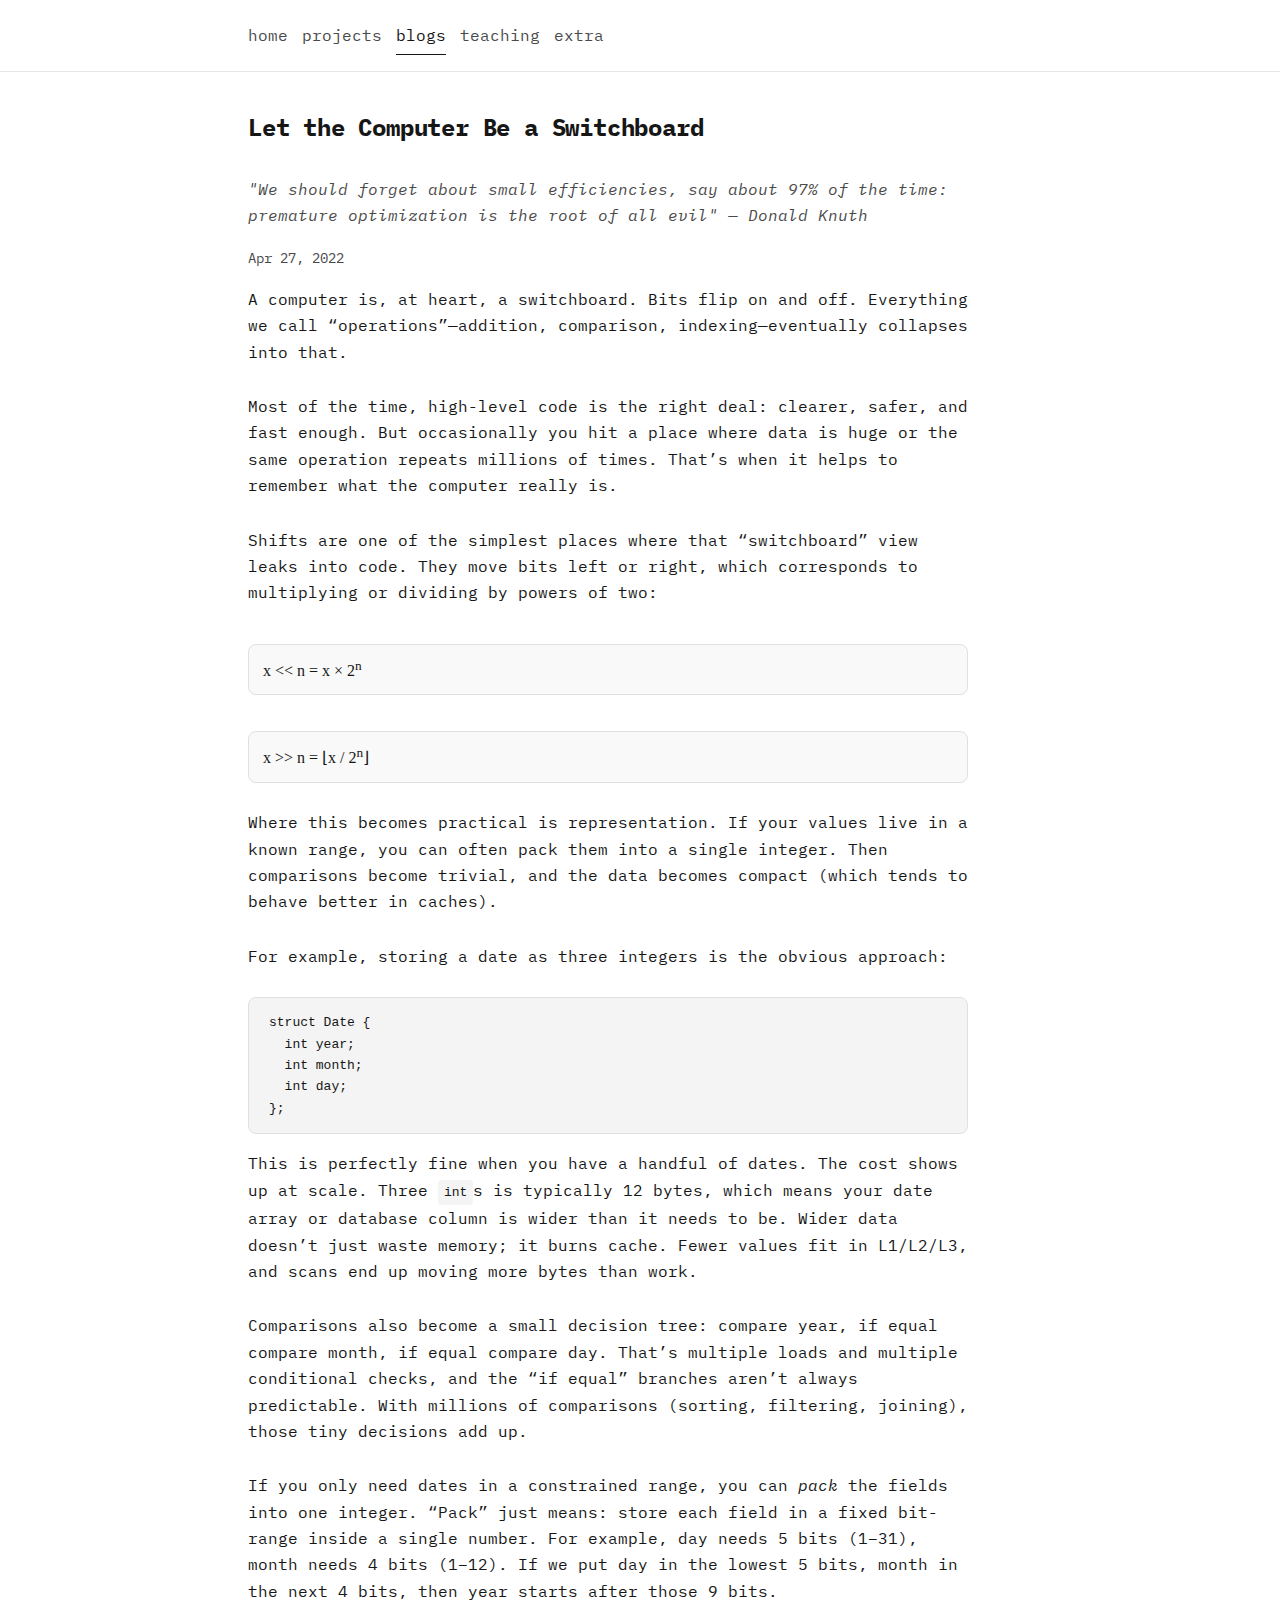
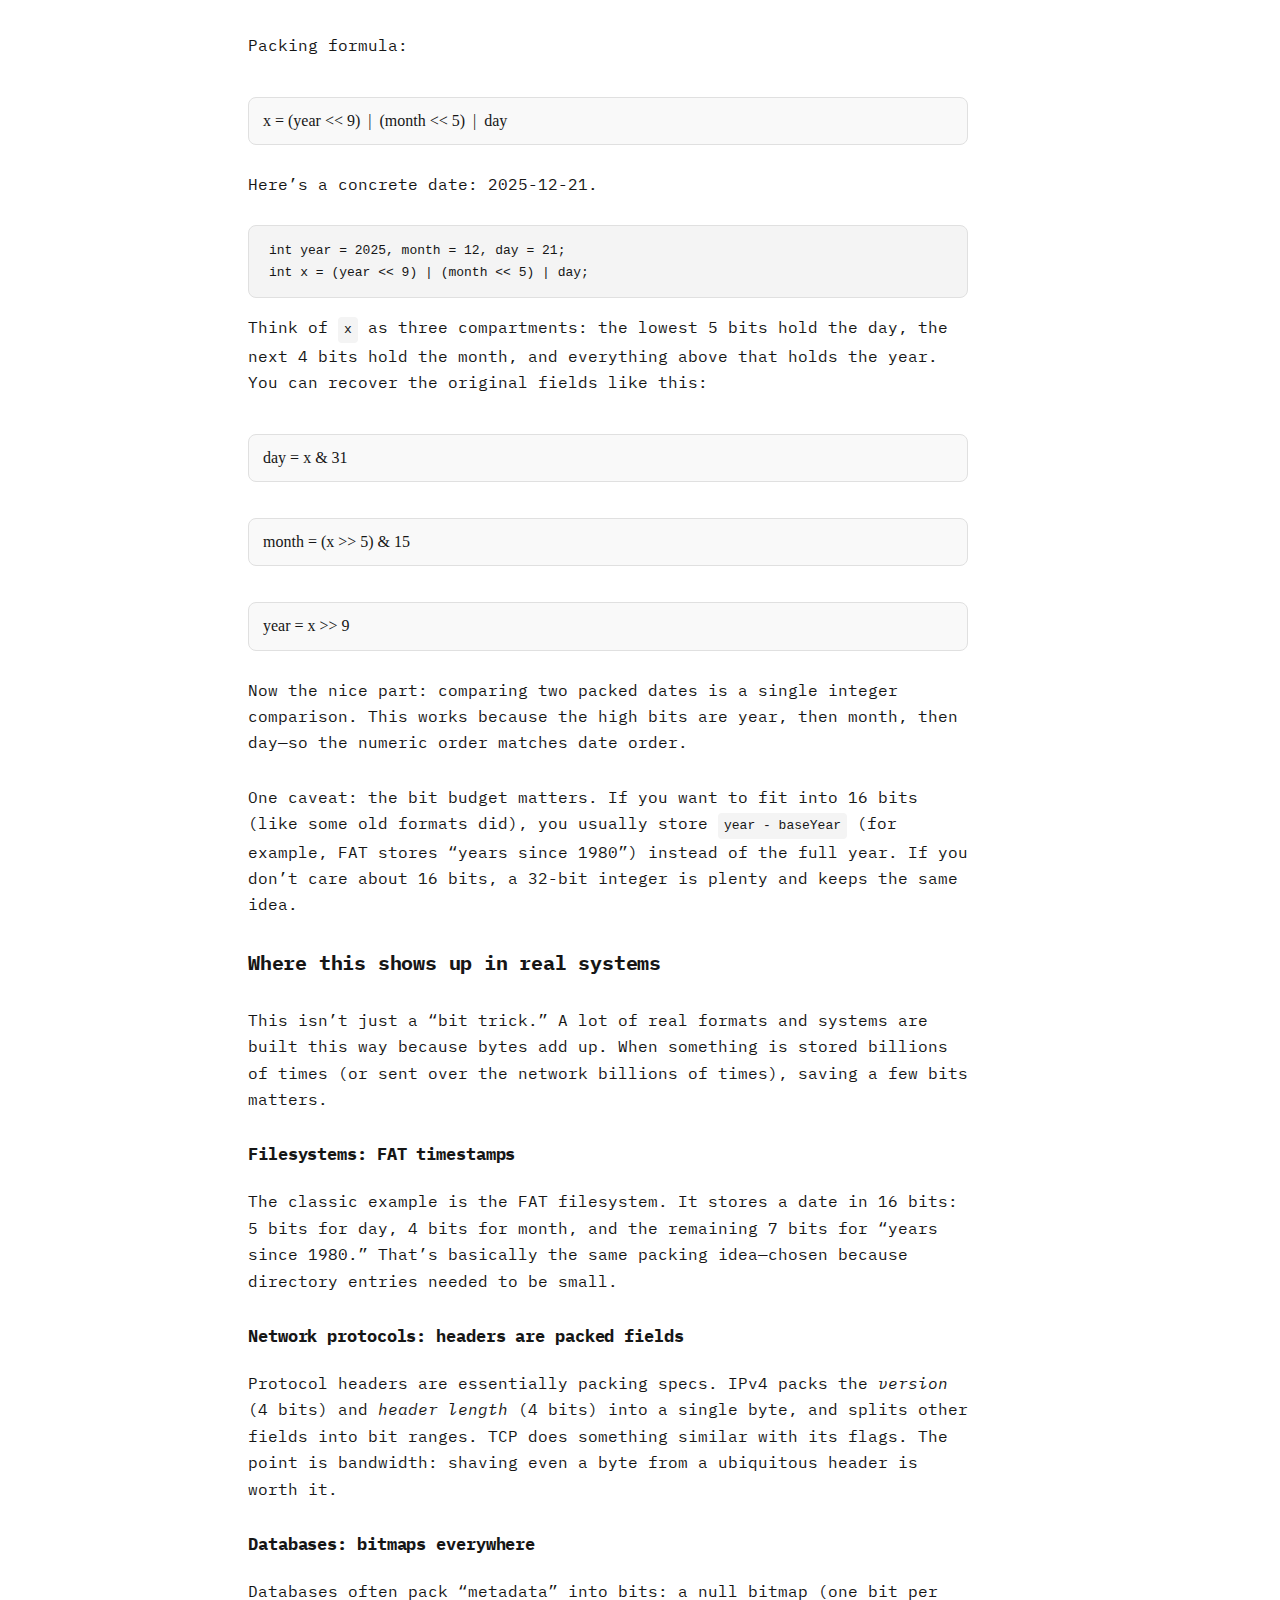
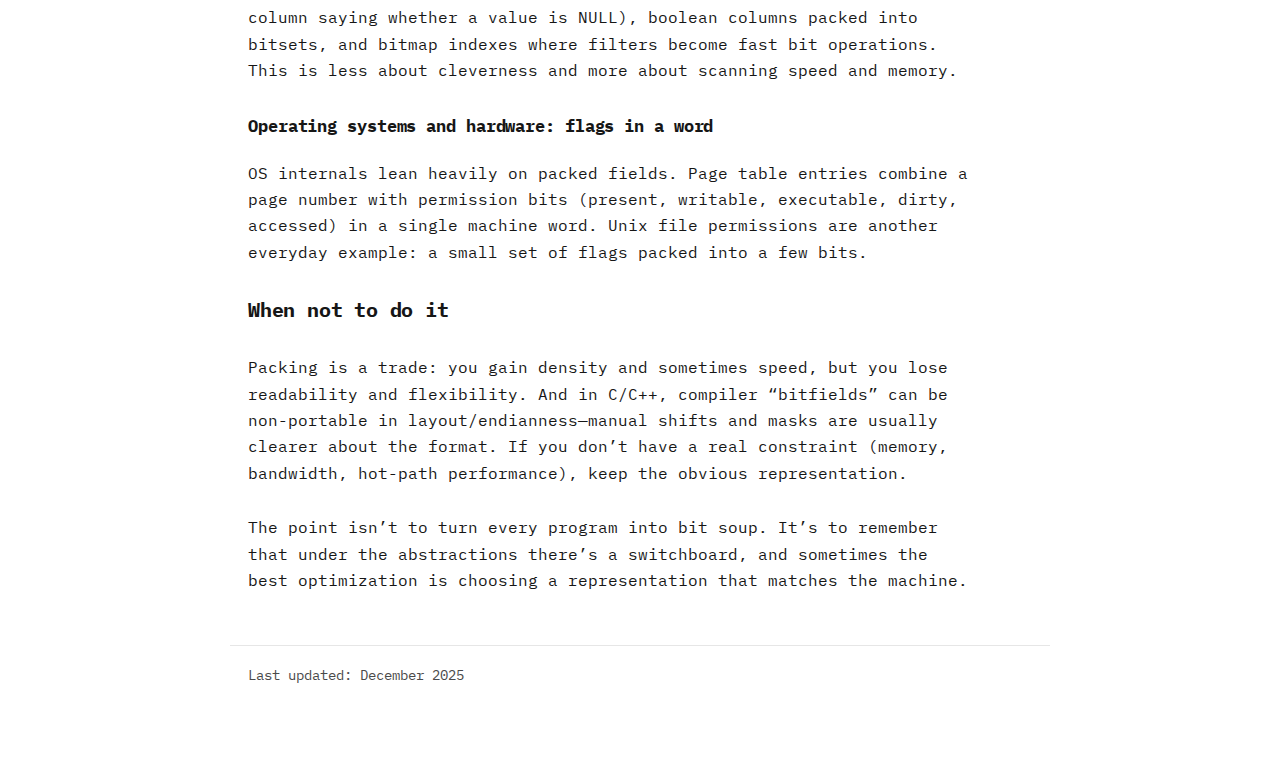
<file: blogs/switchboard-bit-packing.html>
<!DOCTYPE html>
<html lang="en">
<head>
  <meta charset="UTF-8">
  <meta name="viewport" content="width=device-width, initial-scale=1.0">
  <title>Let the Computer Be a Switchboard - Manoj Khatri</title>
  <link rel="stylesheet" href="/assets/css/style.css">
</head>
<body>
  <div id="site-header"></div>

  <main>
    <article class="post">
      <h1 class="post-title">Let the Computer Be a Switchboard</h1>
      <div class="post-quote">"We should forget about small efficiencies, say about 97% of the time: premature optimization is the root of all evil" — Donald Knuth</div>
      <div class="post-meta">Apr 27, 2022</div>

      <p>
        A computer is, at heart, a switchboard. Bits flip on and off.
        Everything we call “operations”—addition, comparison, indexing—eventually collapses into that.
      </p>

      <p>
        Most of the time, high-level code is the right deal: clearer, safer, and fast enough.
        But occasionally you hit a place where data is huge or the same operation repeats millions of times.
        That’s when it helps to remember what the computer really is.
      </p>

      <p>
        Shifts are one of the simplest places where that “switchboard” view leaks into code.
        They move bits left or right, which corresponds to multiplying or dividing by powers of two:
      </p>
      <div class="math-block">x &lt;&lt; n = x &times; 2<sup>n</sup></div>
      <div class="math-block">x &gt;&gt; n = ⌊x / 2<sup>n</sup>⌋</div>

      <p>
        Where this becomes practical is representation.
        If your values live in a known range, you can often pack them into a single integer.
        Then comparisons become trivial, and the data becomes compact (which tends to behave better in caches).
      </p>

      <p>
        For example, storing a date as three integers is the obvious approach:
      </p>

<pre><code>struct Date {
  int year;
  int month;
  int day;
};</code></pre>

      <p>
        This is perfectly fine when you have a handful of dates. The cost shows up at scale.
        Three <code>int</code>s is typically 12 bytes, which means your date array or database column is wider than it needs to be.
        Wider data doesn’t just waste memory; it burns cache. Fewer values fit in L1/L2/L3, and scans end up moving more bytes than work.
      </p>

      <p>
        Comparisons also become a small decision tree: compare year, if equal compare month, if equal compare day.
        That’s multiple loads and multiple conditional checks, and the “if equal” branches aren’t always predictable.
        With millions of comparisons (sorting, filtering, joining), those tiny decisions add up.
      </p>

      <p>
        If you only need dates in a constrained range, you can <em>pack</em> the fields into one integer.
        “Pack” just means: store each field in a fixed bit-range inside a single number.
        For example, day needs 5 bits (1–31), month needs 4 bits (1–12). If we put day in the lowest 5 bits,
        month in the next 4 bits, then year starts after those 9 bits.
      </p>

      <p>Packing formula:</p>
      <div class="math-block">x = (year &lt;&lt; 9) &nbsp;|&nbsp; (month &lt;&lt; 5) &nbsp;|&nbsp; day</div>

      <p>
        Here’s a concrete date: 2025-12-21.
      </p>

<pre><code>int year = 2025, month = 12, day = 21;
int x = (year &lt;&lt; 9) | (month &lt;&lt; 5) | day;</code></pre>

      <p>
        Think of <code>x</code> as three compartments:
        the lowest 5 bits hold the day, the next 4 bits hold the month, and everything above that holds the year.
        You can recover the original fields like this:
      </p>

<div class="math-block">day = x &amp; 31</div>
<div class="math-block">month = (x &gt;&gt; 5) &amp; 15</div>
<div class="math-block">year = x &gt;&gt; 9</div>

      <p>
        Now the nice part: comparing two packed dates is a single integer comparison.
        This works because the high bits are year, then month, then day—so the numeric order matches date order.
      </p>

      <p>
        One caveat: the bit budget matters. If you want to fit into 16 bits (like some old formats did),
        you usually store <code>year - baseYear</code> (for example, FAT stores “years since 1980”) instead of the full year.
        If you don’t care about 16 bits, a 32-bit integer is plenty and keeps the same idea.
      </p>

      <h2>Where this shows up in real systems</h2>

      <p>
        This isn’t just a “bit trick.” A lot of real formats and systems are built this way because bytes add up.
        When something is stored billions of times (or sent over the network billions of times), saving a few bits matters.
      </p>

      <h3>Filesystems: FAT timestamps</h3>
      <p>
        The classic example is the FAT filesystem. It stores a date in 16 bits:
        5 bits for day, 4 bits for month, and the remaining 7 bits for “years since 1980.”
        That’s basically the same packing idea—chosen because directory entries needed to be small.
      </p>

      <h3>Network protocols: headers are packed fields</h3>
      <p>
        Protocol headers are essentially packing specs. IPv4 packs the <em>version</em> (4 bits) and
        <em>header length</em> (4 bits) into a single byte, and splits other fields into bit ranges.
        TCP does something similar with its flags. The point is bandwidth: shaving even a byte from a ubiquitous header is worth it.
      </p>

      <h3>Databases: bitmaps everywhere</h3>
      <p>
        Databases often pack “metadata” into bits:
        a null bitmap (one bit per column saying whether a value is NULL), boolean columns packed into bitsets,
        and bitmap indexes where filters become fast bit operations. This is less about cleverness and more about scanning speed and memory.
      </p>

      <h3>Operating systems and hardware: flags in a word</h3>
      <p>
        OS internals lean heavily on packed fields. Page table entries combine a page number with permission bits
        (present, writable, executable, dirty, accessed) in a single machine word. Unix file permissions are another everyday example:
        a small set of flags packed into a few bits.
      </p>

      <h2>When not to do it</h2>
      <p>
        Packing is a trade: you gain density and sometimes speed, but you lose readability and flexibility.
        And in C/C++, compiler “bitfields” can be non-portable in layout/endianness—manual shifts and masks are usually clearer about the format.
        If you don’t have a real constraint (memory, bandwidth, hot-path performance), keep the obvious representation.
      </p>

      <p>
        The point isn’t to turn every program into bit soup.
        It’s to remember that under the abstractions there’s a switchboard,
        and sometimes the best optimization is choosing a representation that matches the machine.
      </p>
    </article>
  </main>

  <div id="site-footer"></div>
  <script src="/assets/js/layout.js"></script>
</body>
</html>
</file>
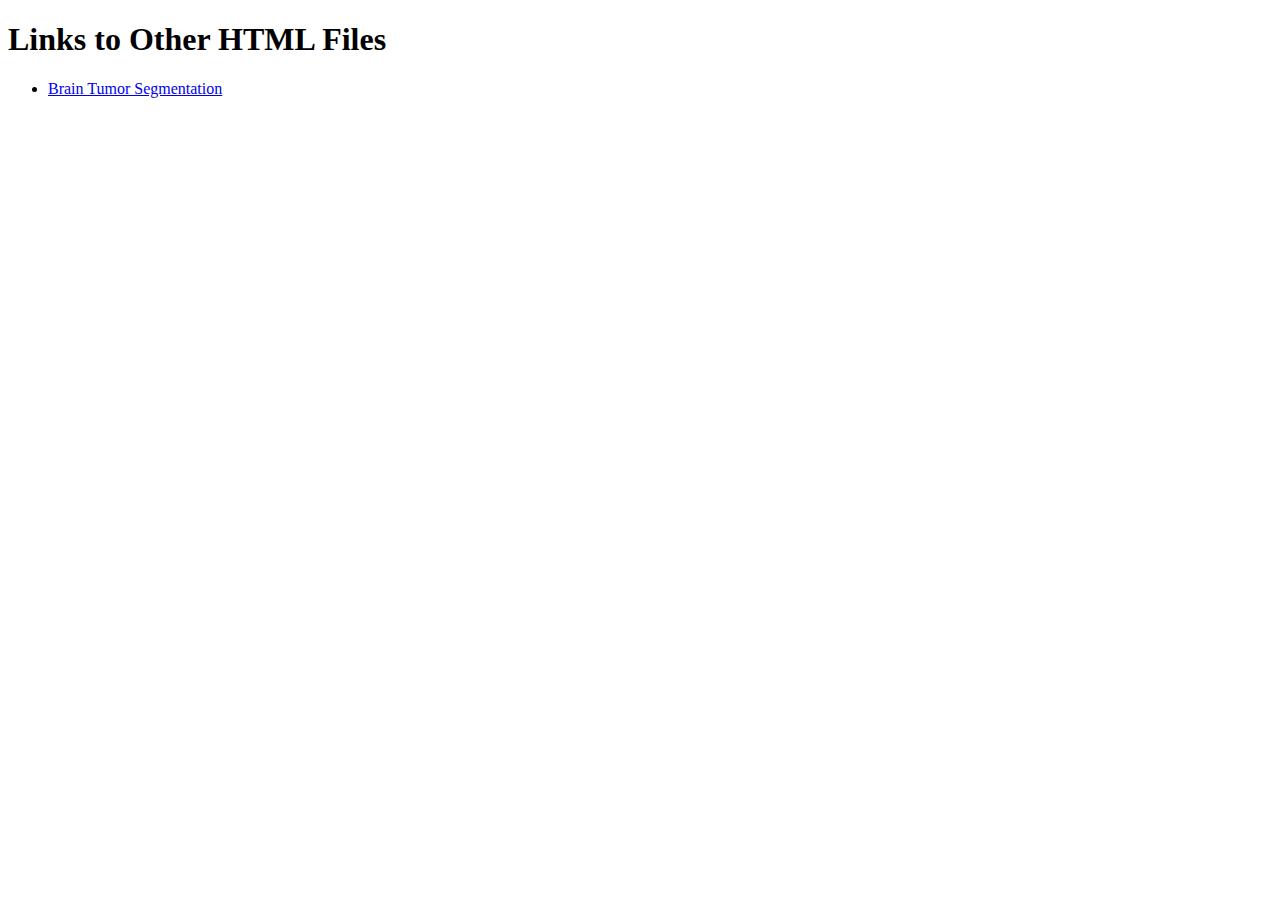
<file: hugging-face-space/space.html>
<!DOCTYPE html>
<html>
<head>
    <title>Navigation Page</title>
</head>
<body>
    <h1>Links to Other HTML Files</h1>
    <ul>
        <li><a href="brain-tumor-segmentation.html">Brain Tumor Segmentation</a></li>
    </ul>
</body>
</html>
</file>
<file: assets/css/style.css>
@import url('https://fonts.googleapis.com/css2?family=IBM+Plex+Mono:wght@400;500;600&display=swap');

* {
    margin: 0;
    padding: 0;
    box-sizing: border-box;
}

:root {
    --bg: #ffffff;
    --text: #161616;
    --muted: #4a4a4a;
    --line: #e6e6e6;
}

body {
    font-family: "IBM Plex Mono", "SFMono-Regular", Consolas, "Liberation Mono", Menlo, monospace;
    background: var(--bg);
    color: var(--text);
    line-height: 1.65;
    padding-bottom: 60px;
    -webkit-font-smoothing: antialiased;
}

nav {
    border-bottom: 1px solid var(--line);
    background: rgba(255, 255, 255, 0.96);
}

.nav-container {
    max-width: 820px;
    margin: 0 auto;
    padding: 16px 18px;
    display: flex;
    justify-content: space-between;
    align-items: center;
    gap: 12px;
}

.nav-home {
    font-weight: 600;
    text-decoration: none;
    color: var(--text);
    letter-spacing: -0.2px;
    display: inline-flex;
    align-items: center;
    gap: 8px;
}

.nav-dot {
    width: 8px;
    height: 8px;
    border-radius: 50%;
    background: var(--text);
}

.nav-links {
    display: flex;
    flex-wrap: wrap;
    gap: 14px;
}

.nav-links a {
    text-decoration: none;
    color: var(--muted);
    padding: 6px 0;
    border-bottom: 1px solid transparent;
}

.nav-links a:hover,
.nav-links a.active {
    color: var(--text);
    border-bottom-color: var(--text);
}

main {
    max-width: 820px;
    margin: 0 auto;
    padding: 36px 18px 0 18px;
}

a {
    color: var(--text);
}

a:hover {
    color: #000;
}

h1 {
    font-size: 28px;
    letter-spacing: -0.4px;
    margin-bottom: 6px;
}

h2 {
    font-size: 20px;
    margin-bottom: 12px;
    letter-spacing: -0.2px;
}

h3 {
    font-size: 17px;
    margin-bottom: 4px;
    letter-spacing: -0.1px;
}

p {
    margin-bottom: 12px;
}

.subtitle {
    color: var(--muted);
    margin-bottom: 12px;
}

.lede {
    max-width: 760px;
    margin-bottom: 12px;
}

.intro {
    margin-bottom: 20px;
}

.inline-links {
    display: flex;
    gap: 14px;
    flex-wrap: wrap;
    margin-top: 8px;
}

.inline-links a {
    text-decoration: underline;
    text-decoration-thickness: 2px;
    text-underline-offset: 3px;
}

section {
    margin-top: 34px;
}

.timeline-list {
    list-style: none;
    display: grid;
    gap: 18px;
    padding-left: 0;
    position: relative;
}

.timeline-list li {
    display: grid;
    grid-template-columns: 170px 1fr;
    column-gap: 18px;
    position: relative;
    padding: 0;
}

.timeline-list .year {
    color: var(--muted);
    font-weight: 600;
    padding-top: 2px;
}

.entry {
    display: grid;
    gap: 6px;
}

.title {
    font-weight: 600;
    letter-spacing: -0.1px;
}

.subhead {
    font-size: 13px;
    text-transform: uppercase;
    letter-spacing: 0.6px;
    color: var(--muted);
    margin-top: 4px;
}

.responsibilities {
    margin-top: 2px;
    padding-left: 16px;
}

.responsibilities li {
    border: none;
    padding-left: 0;
    list-style: disc;
    white-space: nowrap;
}


.list {
    display: grid;
    gap: 28px;
}

.list-item {
    padding: 18px 0;
    text-decoration: none;
    color: var(--text);
    font-weight: 500;
}

.list-item .meta {
    color: var(--muted);
    font-size: 13px;
    margin-bottom: 8px;
}

.list-item p {
    margin: 0;
    color: var(--muted);
}

.list-item h3 {
    margin: 0 0 4px 0;
    font-weight: 500;
    letter-spacing: -0.05px;
    font-size: 16px;
}

.list-item .link {
    color: #0b5ed7;
    text-decoration: underline;
    text-underline-offset: 3px;
    font-size: 13px;
    font-weight: 500;
    display: inline-block;
}

.list-item h3 .link {
    font-size: 16px;
    font-weight: 500;
}

.dense-list {
    gap: 0;
    margin-bottom: 32px;
}

.dense-list .list-item {
    padding: 0;
}

.grid {
    display: grid;
    gap: 12px;
    grid-template-columns: repeat(auto-fit, minmax(240px, 1fr));
}

.card {
    border: 1px solid var(--line);
    background: #fafafa;
    padding: 14px;
    border-radius: 6px;
    text-decoration: none;
    color: var(--text);
}

.card p {
    color: var(--muted);
    margin: 0;
}

.post {
    max-width: 720px;
    display: grid;
    gap: 16px;
}

.post-title {
    font-size: 24px;
    letter-spacing: -0.2px;
}

.post-meta {
    color: var(--muted);
    font-size: 14px;
}

.post-quote {
    font-style: italic;
    color: var(--muted);
    margin: 6px 0 2px;
}

.post code {
    background: #f4f4f4;
    padding: 2px 6px;
    border-radius: 4px;
    display: inline-block;
}

pre {
    background: #f4f4f4;
    padding: 12px 14px;
    border-radius: 8px;
    overflow-x: auto;
    border: 1px solid #e0e0e0;
}

pre code {
    background: none;
    padding: 0;
}

.math-inline {
    font-family: "Times New Roman", Georgia, serif;
    background: #f9f9f9;
    padding: 2px 6px;
    border-radius: 4px;
}

.math-block {
    display: block;
    font-family: "Times New Roman", Georgia, serif;
    background: #f9f9f9;
    padding: 12px 14px;
    border-radius: 8px;
    border: 1px solid #e0e0e0;
    margin: 10px 0;
    font-size: 16px;
    line-height: 1.4;
    text-align: left;
}

.section-heading {
    margin: 46px 0 16px;
    display: flex;
    flex-direction: column;
    gap: 2px;
}

.section-heading span {
    color: var(--muted);
    font-size: 14px;
}

.video-grid {
    display: grid;
    gap: 12px;
}

.video-meta {
    color: var(--muted);
    font-size: 13px;
}

.page-title {
    font-size: 26px;
    margin-bottom: 4px;
}

.page-intro {
    color: var(--muted);
    margin-bottom: 12px;
}

footer {
    max-width: 820px;
    margin: 40px auto 0 auto;
    padding: 18px;
    border-top: 1px solid var(--line);
    color: var(--muted);
    font-size: 14px;
}

@media (max-width: 720px) {
    .nav-container {
        flex-direction: column;
        align-items: flex-start;
    }
}
</file>
<file: style.css>
@import url('https://fonts.googleapis.com/css2?family=IBM+Plex+Mono:wght@400;500;600&display=swap');

* {
    margin: 0;
    padding: 0;
    box-sizing: border-box;
}

:root {
    --bg: #ffffff;
    --text: #161616;
    --muted: #4a4a4a;
    --line: #e6e6e6;
}

body {
    font-family: "IBM Plex Mono", "SFMono-Regular", Consolas, "Liberation Mono", Menlo, monospace;
    background: var(--bg);
    color: var(--text);
    line-height: 1.65;
    padding-bottom: 60px;
    -webkit-font-smoothing: antialiased;
}

nav {
    border-bottom: 1px solid var(--line);
    background: rgba(255, 255, 255, 0.96);
}

.nav-container {
    max-width: 820px;
    margin: 0 auto;
    padding: 16px 18px;
    display: flex;
    justify-content: space-between;
    align-items: center;
    gap: 12px;
}

.nav-home {
    font-weight: 600;
    text-decoration: none;
    color: var(--text);
    letter-spacing: -0.2px;
    display: inline-flex;
    align-items: center;
    gap: 8px;
}

.nav-dot {
    width: 8px;
    height: 8px;
    border-radius: 50%;
    background: var(--text);
}

.nav-links {
    display: flex;
    flex-wrap: wrap;
    gap: 14px;
}

.nav-links a {
    text-decoration: none;
    color: var(--muted);
    padding: 6px 0;
    border-bottom: 1px solid transparent;
}

.nav-links a:hover,
.nav-links a.active {
    color: var(--text);
    border-bottom-color: var(--text);
}

main {
    max-width: 820px;
    margin: 0 auto;
    padding: 36px 18px 0 18px;
}

a {
    color: var(--text);
}

a:hover {
    color: #000;
}

h1 {
    font-size: 28px;
    letter-spacing: -0.4px;
    margin-bottom: 6px;
}

h2 {
    font-size: 20px;
    margin-bottom: 12px;
    letter-spacing: -0.2px;
}

h3 {
    font-size: 17px;
    margin-bottom: 4px;
    letter-spacing: -0.1px;
}

p {
    margin-bottom: 12px;
}

.subtitle {
    color: var(--muted);
    margin-bottom: 12px;
}

.lede {
    max-width: 760px;
    margin-bottom: 12px;
}

.intro {
    margin-bottom: 20px;
}

.inline-links {
    display: flex;
    gap: 14px;
    flex-wrap: wrap;
    margin-top: 8px;
}

.inline-links a {
    text-decoration: underline;
    text-decoration-thickness: 2px;
    text-underline-offset: 3px;
}

section {
    margin-top: 34px;
}

.timeline-list {
    list-style: none;
    display: grid;
    gap: 18px;
    padding-left: 0;
    position: relative;
}

.timeline-list li {
    display: grid;
    grid-template-columns: 170px 1fr;
    column-gap: 18px;
    position: relative;
    padding: 0;
}

.timeline-list .year {
    color: var(--muted);
    font-weight: 600;
    padding-top: 2px;
}

.entry {
    display: grid;
    gap: 6px;
}

.title {
    font-weight: 600;
    letter-spacing: -0.1px;
}

.subhead {
    font-size: 13px;
    text-transform: uppercase;
    letter-spacing: 0.6px;
    color: var(--muted);
    margin-top: 4px;
}

.responsibilities {
    margin-top: 2px;
    padding-left: 16px;
}

.responsibilities li {
    border: none;
    padding-left: 0;
    list-style: disc;
    white-space: nowrap;
}


.list {
    display: grid;
    gap: 28px;
}

.list-item {
    padding: 18px 0;
    text-decoration: none;
    color: var(--text);
    font-weight: 500;
}

.list-item .meta {
    color: var(--muted);
    font-size: 13px;
    margin-bottom: 8px;
}

.list-item p {
    margin: 0;
    color: var(--muted);
}

.list-item h3 {
    margin: 0;
    font-weight: 500;
    letter-spacing: -0.05px;
    font-size: 16px;
}

.dense-list {
    gap: 0;
    margin-bottom: 32px;
}

.dense-list .list-item {
    padding: 0;
}

.grid {
    display: grid;
    gap: 12px;
    grid-template-columns: repeat(auto-fit, minmax(240px, 1fr));
}

.card {
    border: 1px solid var(--line);
    background: #fafafa;
    padding: 14px;
    border-radius: 6px;
    text-decoration: none;
    color: var(--text);
}

.card p {
    color: var(--muted);
    margin: 0;
}

.post {
    max-width: 720px;
    display: grid;
    gap: 16px;
}

.post-title {
    font-size: 24px;
    letter-spacing: -0.2px;
}

.post-meta {
    color: var(--muted);
    font-size: 14px;
}

.post-quote {
    font-style: italic;
    color: var(--muted);
    margin: 6px 0 2px;
}

.post code {
    background: #f4f4f4;
    padding: 2px 6px;
    border-radius: 4px;
    display: inline-block;
}

pre {
    background: #f4f4f4;
    padding: 12px 14px;
    border-radius: 8px;
    overflow-x: auto;
    border: 1px solid #e0e0e0;
}

pre code {
    background: none;
    padding: 0;
}

.math-inline {
    font-family: "Times New Roman", Georgia, serif;
    background: #f9f9f9;
    padding: 2px 6px;
    border-radius: 4px;
}

.math-block {
    display: block;
    font-family: "Times New Roman", Georgia, serif;
    background: #f9f9f9;
    padding: 12px 14px;
    border-radius: 8px;
    border: 1px solid #e0e0e0;
    margin: 10px 0;
    font-size: 16px;
    line-height: 1.4;
    text-align: left;
}

.section-heading {
    margin: 46px 0 16px;
    display: flex;
    flex-direction: column;
    gap: 2px;
}

.section-heading span {
    color: var(--muted);
    font-size: 14px;
}

.video-grid {
    display: grid;
    gap: 12px;
}

.video-meta {
    color: var(--muted);
    font-size: 13px;
}

.page-title {
    font-size: 26px;
    margin-bottom: 4px;
}

.page-intro {
    color: var(--muted);
    margin-bottom: 12px;
}

footer {
    max-width: 820px;
    margin: 40px auto 0 auto;
    padding: 18px;
    border-top: 1px solid var(--line);
    color: var(--muted);
    font-size: 14px;
}

@media (max-width: 720px) {
    .nav-container {
        flex-direction: column;
        align-items: flex-start;
    }
}
</file>
